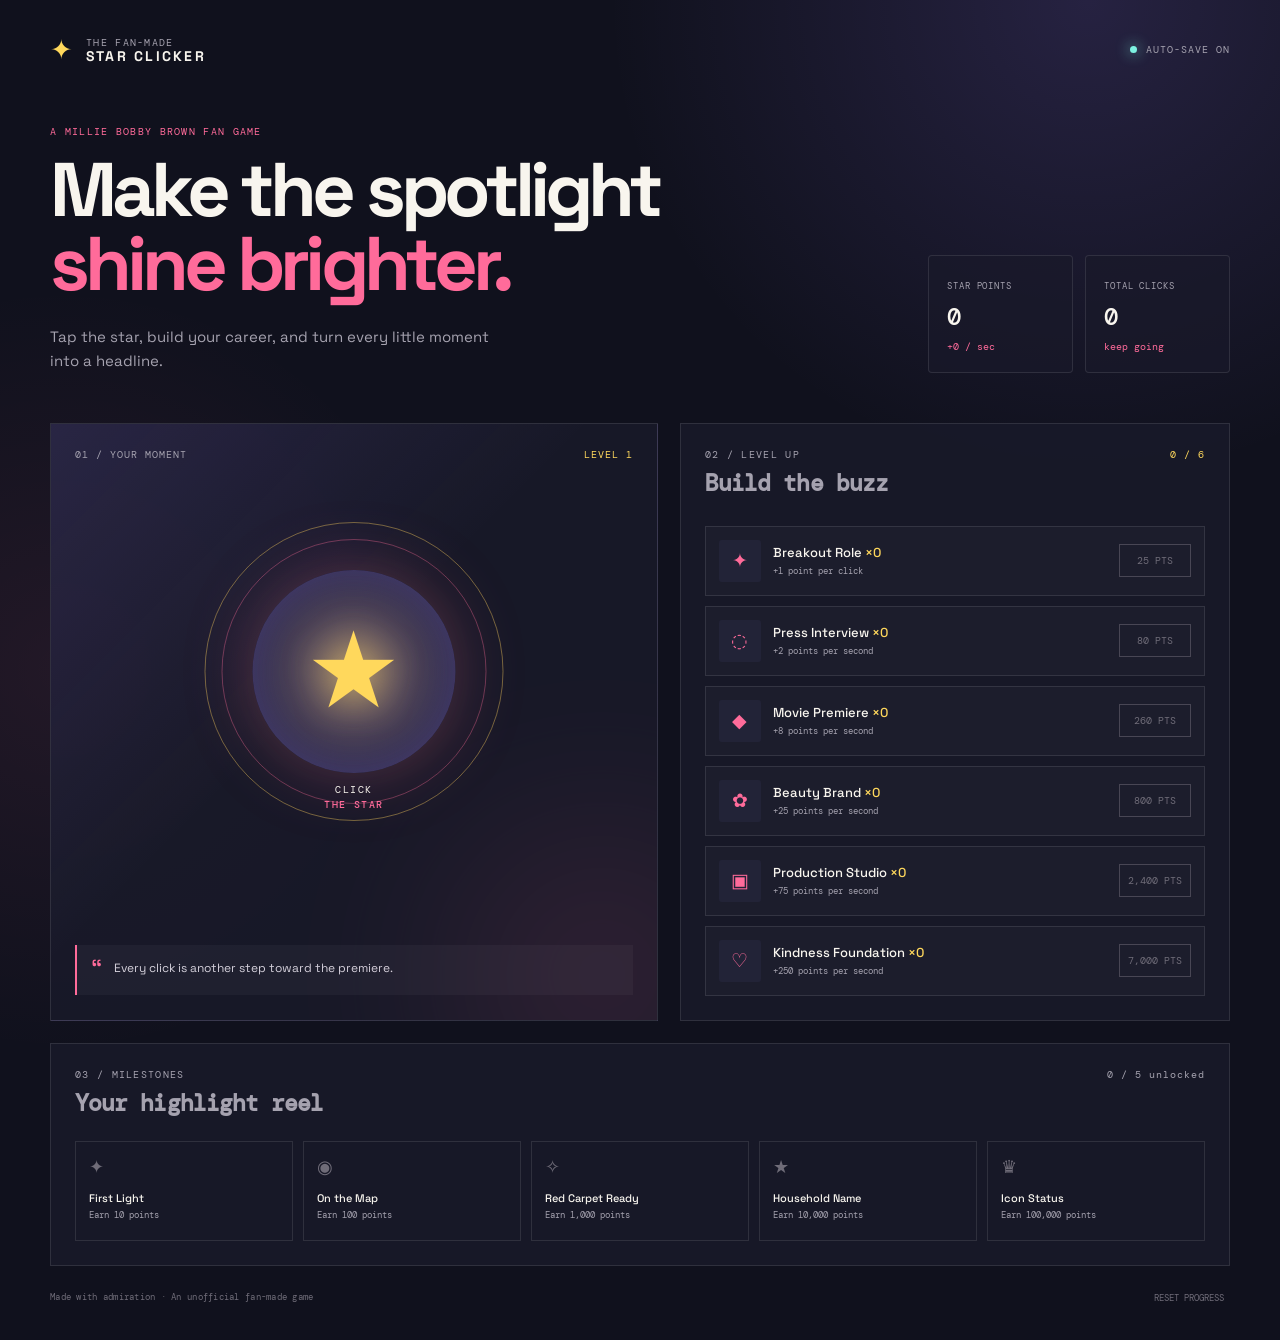
<file: clicker-game/index.html>
<!doctype html>
<html lang="en">
  <head>
    <meta charset="UTF-8" />
    <meta name="viewport" content="width=device-width, initial-scale=1.0" />
    <meta name="theme-color" content="#10111d" />
    <title>Millie Bobby Brown: Star Clicker</title>
    <link rel="preconnect" href="https://fonts.googleapis.com" />
    <link rel="preconnect" href="https://fonts.gstatic.com" crossorigin />
    <link href="https://fonts.googleapis.com/css2?family=DM+Mono:wght@400;500&family=Space+Grotesk:wght@400;500;600;700&display=swap" rel="stylesheet" />
    <link rel="stylesheet" href="styles.css" />
  </head>
  <body>
    <main class="app-shell">
      <header class="topbar">
        <div class="brand">
          <span class="brand-mark">✦</span>
          <div>
            <p class="eyebrow">THE FAN-MADE</p>
            <h1>STAR CLICKER</h1>
          </div>
        </div>
        <div class="save-status" aria-live="polite">
          <span class="status-dot"></span>
          <span id="saveStatus">AUTO-SAVE ON</span>
        </div>
      </header>

      <section class="hero">
        <div class="hero-copy">
          <p class="eyebrow accent">A MILLIE BOBBY BROWN FAN GAME</p>
          <h2>Make the spotlight<br /><em>shine brighter.</em></h2>
          <p class="hero-description">Tap the star, build your career, and turn every little moment into a headline.</p>
        </div>
        <div class="hero-stats">
          <div class="stat-card">
            <span class="stat-label">STAR POINTS</span>
            <strong id="points">0</strong>
            <small id="rate">+0 / sec</small>
          </div>
          <div class="stat-card">
            <span class="stat-label">TOTAL CLICKS</span>
            <strong id="clicks">0</strong>
            <small>keep going</small>
          </div>
        </div>
      </section>

      <section class="game-grid">
        <div class="stage-panel">
          <div class="stage-heading">
            <span>01 / YOUR MOMENT</span>
            <span id="levelLabel">LEVEL 1</span>
          </div>
          <button class="star-button" id="starButton" aria-label="Click to earn star points">
            <span class="button-ring ring-one"></span>
            <span class="button-ring ring-two"></span>
            <span class="star-art" aria-hidden="true">
              <span class="star-glow"></span>
              <span class="star-shape">★</span>
            </span>
            <span class="click-prompt">CLICK<br /><b>THE STAR</b></span>
          </button>
          <div class="quote-card">
            <span class="quote-mark">“</span>
            <p id="quote">Every click is another step toward the premiere.</p>
          </div>
        </div>

        <aside class="upgrades-panel">
          <div class="panel-heading">
            <div>
              <span class="eyebrow">02 / LEVEL UP</span>
              <h3>Build the buzz</h3>
            </div>
            <span class="upgrade-count" id="upgradeCount">0 / 6</span>
          </div>
          <div class="upgrade-list" id="upgradeList"></div>
        </aside>
      </section>

      <section class="milestones">
        <div class="milestone-heading">
          <div>
            <span class="eyebrow">03 / MILESTONES</span>
            <h3>Your highlight reel</h3>
          </div>
          <span id="milestoneProgress">0 / 5 unlocked</span>
        </div>
        <div class="milestone-list" id="milestoneList"></div>
      </section>

      <footer>
        <span>Made with admiration · An unofficial fan-made game</span>
        <button id="resetButton" class="reset-button">RESET PROGRESS</button>
      </footer>
    </main>
    <div class="toast" id="toast" role="status" aria-live="polite"></div>
    <script src="script.js"></script>
  </body>
</html>
</file>
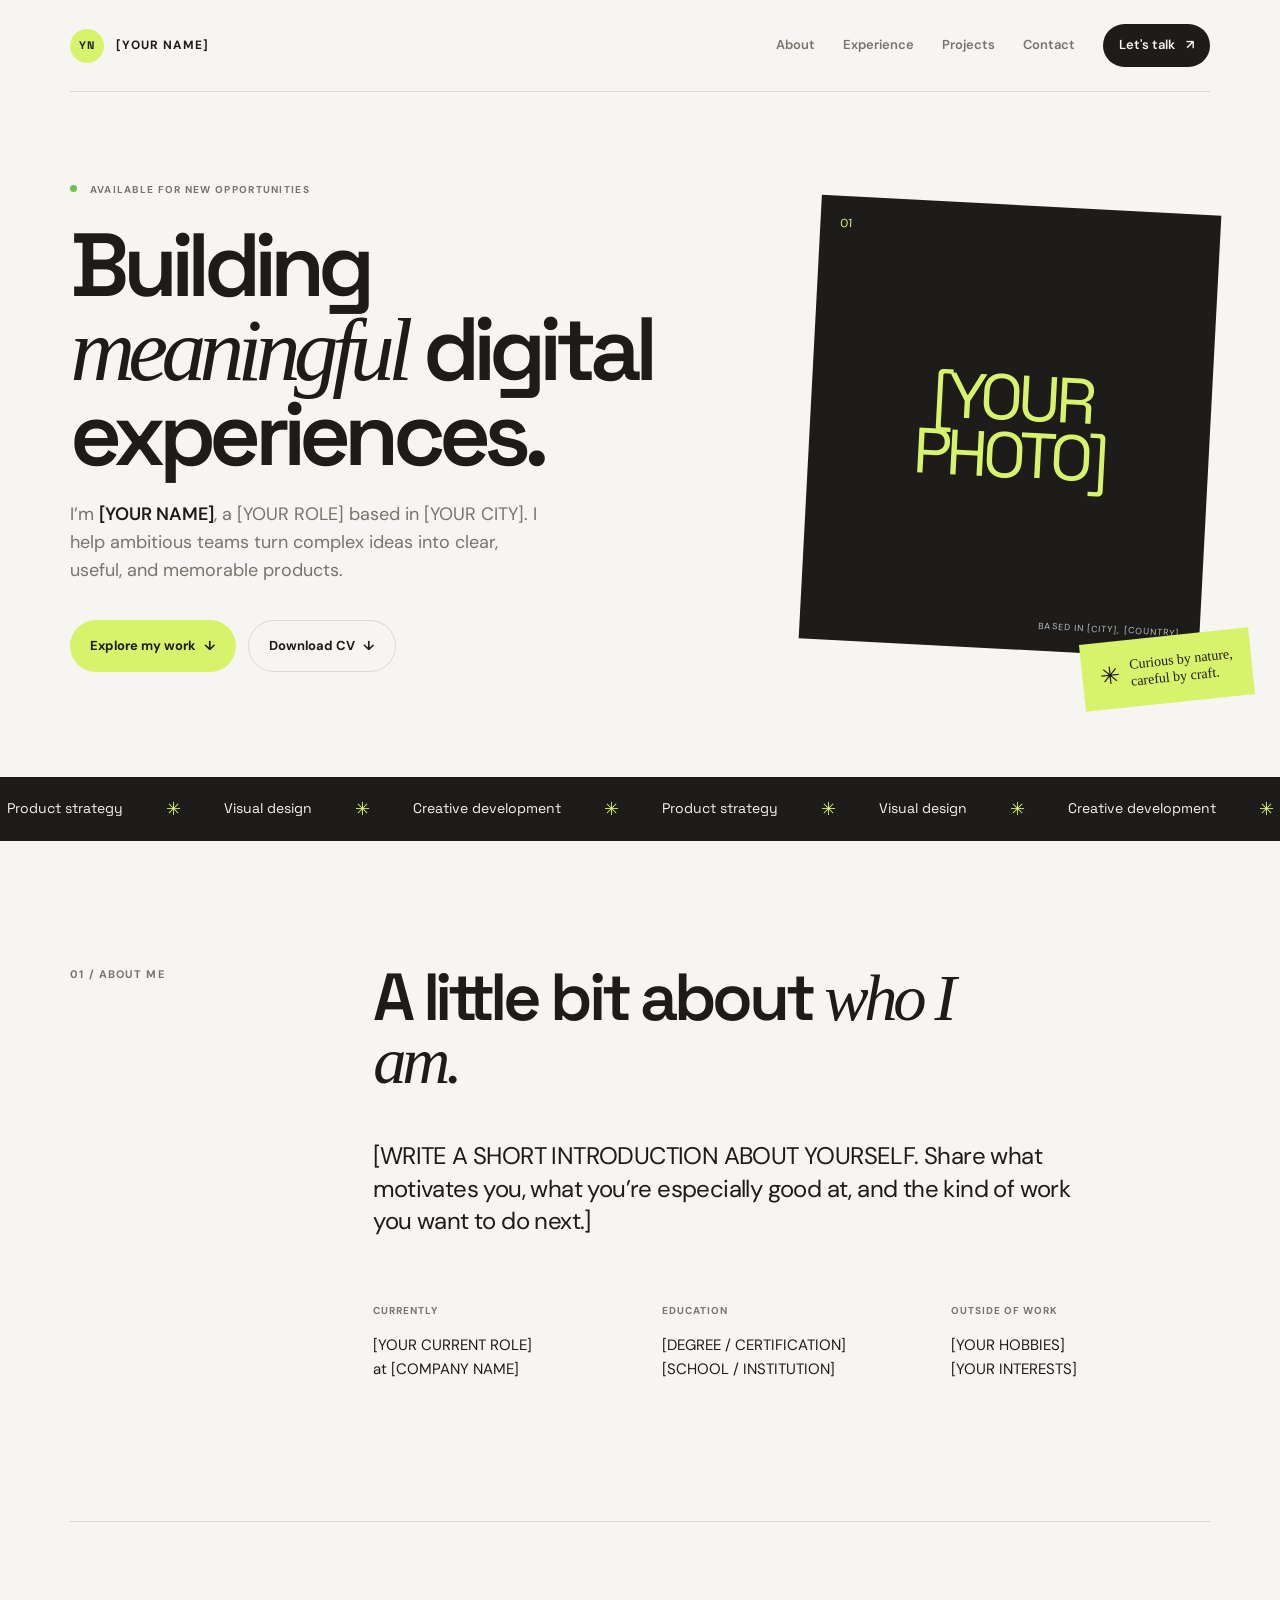
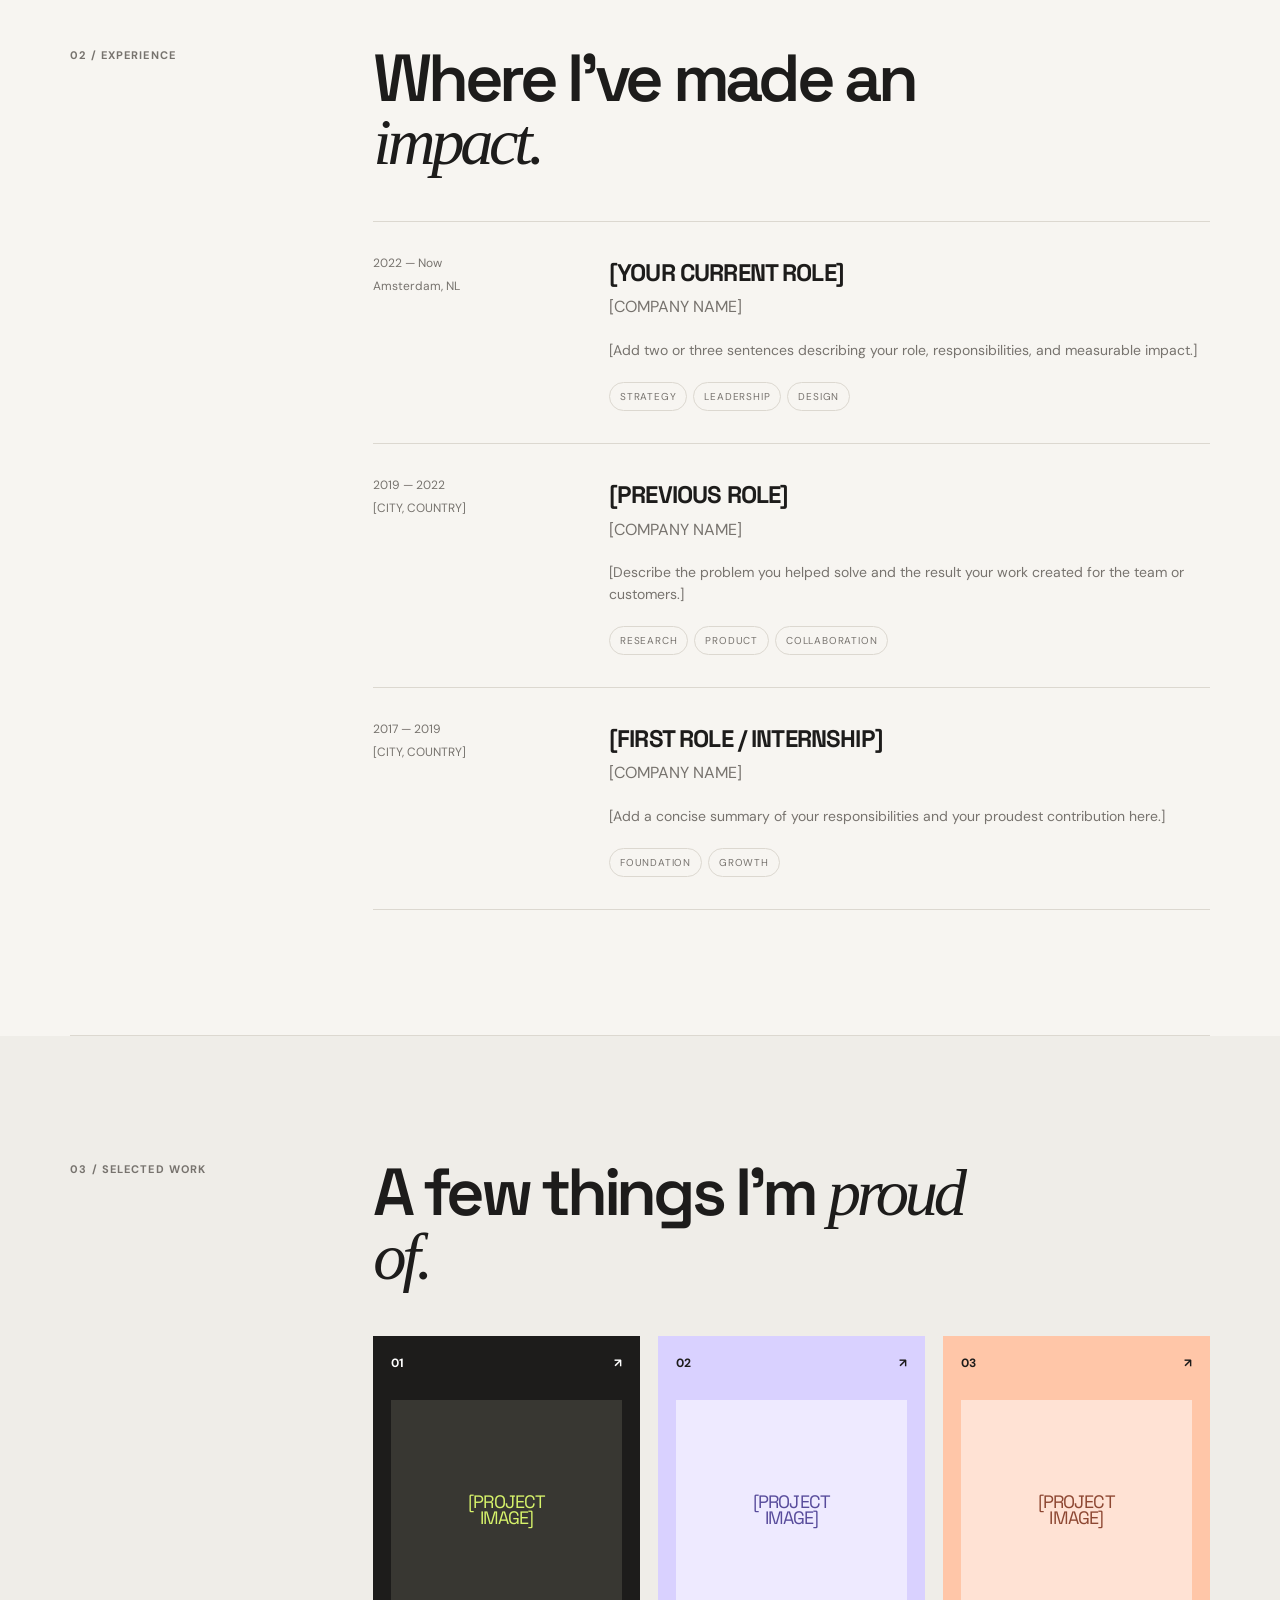
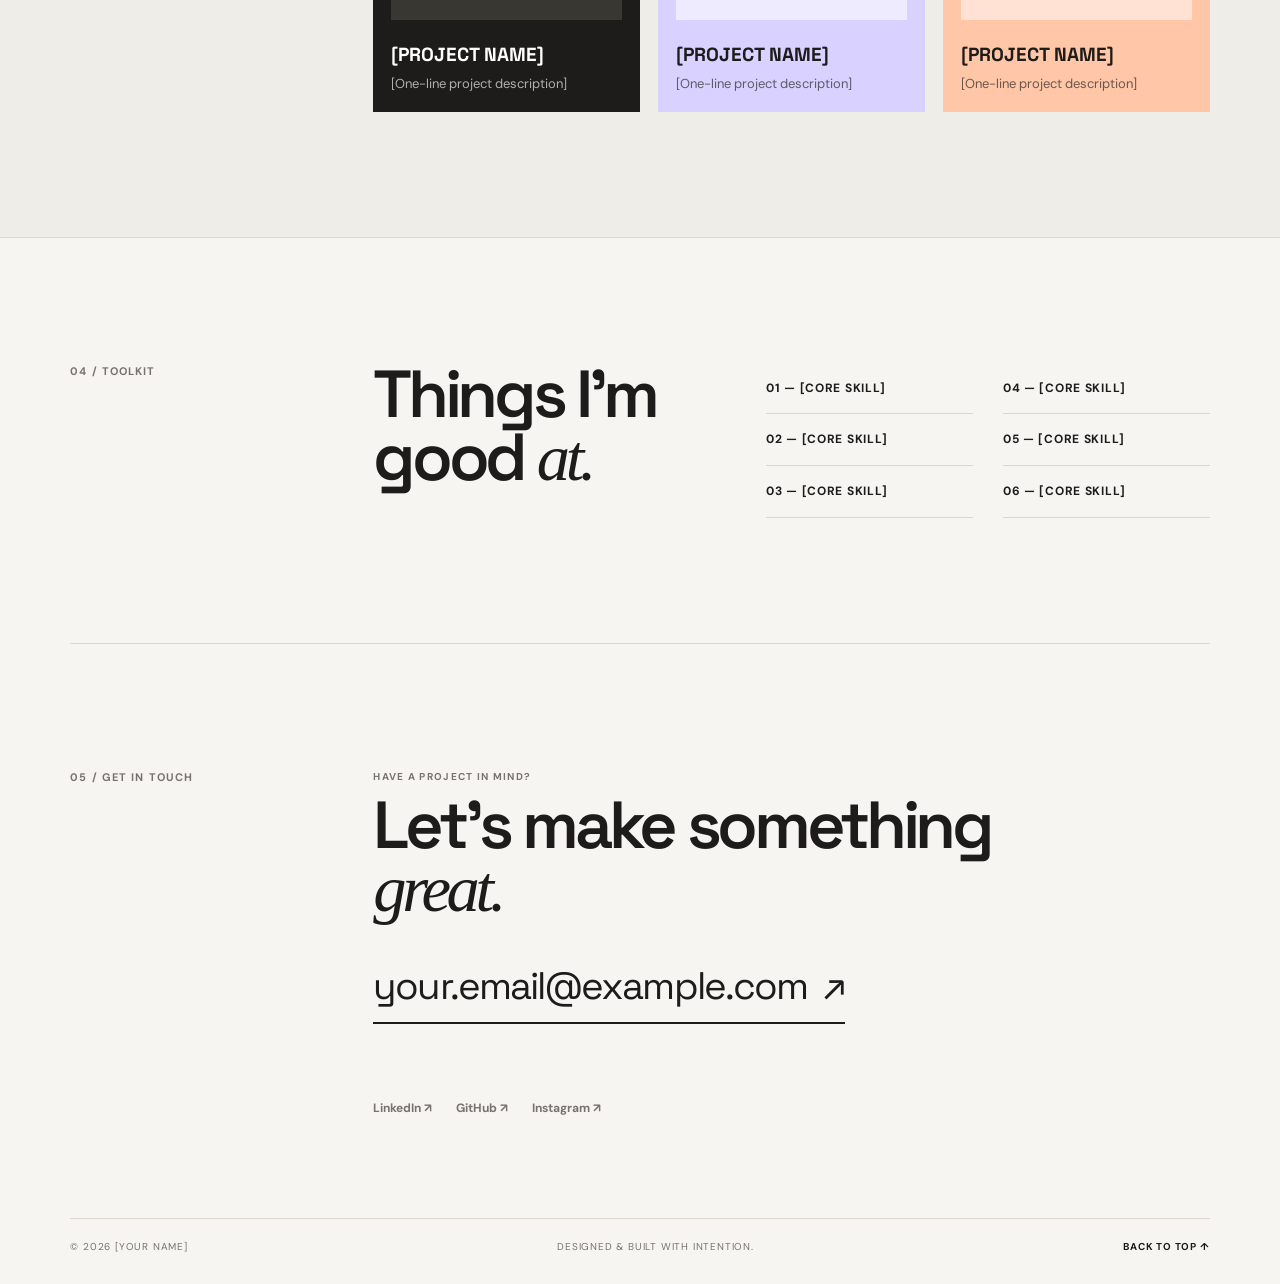
<file: cv/index.html>
<!doctype html>
<html lang="en">
  <head>
    <meta charset="UTF-8" />
    <meta name="viewport" content="width=device-width, initial-scale=1.0" />
    <meta
      name="description"
      content="A polished, editable CV website template for [YOUR NAME]."
    />
    <title>[YOUR NAME] — CV & Portfolio</title>
    <link rel="preconnect" href="https://fonts.googleapis.com" />
    <link rel="preconnect" href="https://fonts.gstatic.com" crossorigin />
    <link
      href="https://fonts.googleapis.com/css2?family=DM+Sans:wght@400;500;600;700&family=Space+Grotesk:wght@500;600;700&display=swap"
      rel="stylesheet"
    />
    <link rel="stylesheet" href="styles.css" />
  </head>
  <body>
    <div class="page-shell">
      <header class="site-header">
        <a class="brand" href="#top" aria-label="Back to top">
          <span class="brand-mark">YN</span>
          <span class="brand-text">[YOUR NAME]</span>
        </a>

        <button class="menu-toggle" type="button" aria-expanded="false" aria-controls="site-nav">
          <span></span>
          <span></span>
          <span></span>
          <span class="sr-only">Toggle navigation</span>
        </button>

        <nav class="site-nav" id="site-nav" aria-label="Main navigation">
          <a href="#about">About</a>
          <a href="#experience">Experience</a>
          <a href="#projects">Projects</a>
          <a href="#contact">Contact</a>
          <a class="nav-cta" href="mailto:your.email@example.com">Let's talk <span>↗</span></a>
        </nav>
      </header>

      <main id="top">
        <section class="hero section-grid">
          <div class="hero-copy">
            <p class="eyebrow"><span class="status-dot"></span> Available for new opportunities</p>
            <h1>Building <em>meaningful</em> digital experiences.</h1>
            <p class="hero-description">
              I’m <strong>[YOUR NAME]</strong>, a [YOUR ROLE] based in [YOUR CITY].
              I help ambitious teams turn complex ideas into clear, useful, and memorable products.
            </p>
            <div class="hero-actions">
              <a class="button button-primary" href="#experience">Explore my work <span>↓</span></a>
              <a class="button button-quiet" href="[LINK_TO_YOUR_CV.pdf]" download>Download CV <span>↓</span></a>
            </div>
          </div>
          <div class="hero-aside">
            <div class="portrait-card">
              <div class="portrait-placeholder">[YOUR<br />PHOTO]</div>
              <span class="portrait-label">Based in [CITY], [COUNTRY]</span>
              <span class="portrait-number">01</span>
            </div>
            <div class="hero-note">
              <span class="scribble">✳</span>
              <p>Curious by nature,<br />careful by craft.</p>
            </div>
          </div>
        </section>

        <section class="ticker" aria-label="Areas of expertise">
          <div class="ticker-track">
            <span>Product strategy</span><i>✳</i><span>Visual design</span><i>✳</i>
            <span>Creative development</span><i>✳</i><span>Product strategy</span><i>✳</i>
            <span>Visual design</span><i>✳</i><span>Creative development</span><i>✳</i>
          </div>
        </section>

        <section class="content-section section-grid" id="about">
          <div class="section-label">01 / About me</div>
          <div class="section-content about-content">
            <h2>A little bit about <em>who I am.</em></h2>
            <p class="lead">
              [WRITE A SHORT INTRODUCTION ABOUT YOURSELF. Share what motivates you,
              what you’re especially good at, and the kind of work you want to do next.]
            </p>
            <div class="about-details">
              <div>
                <span class="detail-label">Currently</span>
                <p>[YOUR CURRENT ROLE]<br />at [COMPANY NAME]</p>
              </div>
              <div>
                <span class="detail-label">Education</span>
                <p>[DEGREE / CERTIFICATION]<br />[SCHOOL / INSTITUTION]</p>
              </div>
              <div>
                <span class="detail-label">Outside of work</span>
                <p>[YOUR HOBBIES]<br />[YOUR INTERESTS]</p>
              </div>
            </div>
          </div>
        </section>

        <section class="content-section section-grid" id="experience">
          <div class="section-label">02 / Experience</div>
          <div class="section-content">
            <h2>Where I’ve made an <em>impact.</em></h2>
            <div class="experience-list">
              <article class="experience-item">
                <div class="experience-meta"><span>2022 — Now</span><span>Amsterdam, NL</span></div>
                <div class="experience-main">
                  <h3>[YOUR CURRENT ROLE]</h3>
                  <p class="company">[COMPANY NAME]</p>
                  <p>[Add two or three sentences describing your role, responsibilities, and measurable impact.]</p>
                  <div class="tag-list"><span>Strategy</span><span>Leadership</span><span>Design</span></div>
                </div>
              </article>
              <article class="experience-item">
                <div class="experience-meta"><span>2019 — 2022</span><span>[CITY, COUNTRY]</span></div>
                <div class="experience-main">
                  <h3>[PREVIOUS ROLE]</h3>
                  <p class="company">[COMPANY NAME]</p>
                  <p>[Describe the problem you helped solve and the result your work created for the team or customers.]</p>
                  <div class="tag-list"><span>Research</span><span>Product</span><span>Collaboration</span></div>
                </div>
              </article>
              <article class="experience-item">
                <div class="experience-meta"><span>2017 — 2019</span><span>[CITY, COUNTRY]</span></div>
                <div class="experience-main">
                  <h3>[FIRST ROLE / INTERNSHIP]</h3>
                  <p class="company">[COMPANY NAME]</p>
                  <p>[Add a concise summary of your responsibilities and your proudest contribution here.]</p>
                  <div class="tag-list"><span>Foundation</span><span>Growth</span></div>
                </div>
              </article>
            </div>
          </div>
        </section>

        <section class="content-section section-grid projects-section" id="projects">
          <div class="section-label">03 / Selected work</div>
          <div class="section-content">
            <h2>A few things I’m <em>proud of.</em></h2>
            <div class="project-grid">
              <a class="project-card project-card-dark" href="[PROJECT_LINK]">
                <div class="project-topline"><span>01</span><span>↗</span></div>
                <div class="project-art art-one"><span>[PROJECT<br />IMAGE]</span></div>
                <div class="project-info"><h3>[PROJECT NAME]</h3><p>[One-line project description]</p></div>
              </a>
              <a class="project-card project-card-lilac" href="[PROJECT_LINK]">
                <div class="project-topline"><span>02</span><span>↗</span></div>
                <div class="project-art art-two"><span>[PROJECT<br />IMAGE]</span></div>
                <div class="project-info"><h3>[PROJECT NAME]</h3><p>[One-line project description]</p></div>
              </a>
              <a class="project-card project-card-peach" href="[PROJECT_LINK]">
                <div class="project-topline"><span>03</span><span>↗</span></div>
                <div class="project-art art-three"><span>[PROJECT<br />IMAGE]</span></div>
                <div class="project-info"><h3>[PROJECT NAME]</h3><p>[One-line project description]</p></div>
              </a>
            </div>
          </div>
        </section>

        <section class="skills-section section-grid">
          <div class="section-label">04 / Toolkit</div>
          <div class="section-content skills-layout">
            <h2>Things I’m good <em>at.</em></h2>
            <div class="skills-columns">
              <ul><li>01 — [CORE SKILL]</li><li>02 — [CORE SKILL]</li><li>03 — [CORE SKILL]</li></ul>
              <ul><li>04 — [CORE SKILL]</li><li>05 — [CORE SKILL]</li><li>06 — [CORE SKILL]</li></ul>
            </div>
          </div>
        </section>

        <section class="contact-section section-grid" id="contact">
          <div class="section-label">05 / Get in touch</div>
          <div class="section-content contact-content">
            <p class="eyebrow">Have a project in mind?</p>
            <h2>Let’s make something <em>great.</em></h2>
            <a class="email-link" href="mailto:your.email@example.com">your.email@example.com <span>↗</span></a>
            <div class="social-links">
              <a href="[LINKEDIN_URL]">LinkedIn ↗</a>
              <a href="[GITHUB_URL]">GitHub ↗</a>
              <a href="[INSTAGRAM_URL]">Instagram ↗</a>
            </div>
          </div>
        </section>
      </main>

      <footer class="site-footer">
        <span>© <span id="year"></span> [YOUR NAME]</span>
        <span>Designed & built with intention.</span>
        <a href="#top">Back to top ↑</a>
      </footer>
    </div>
    <script src="script.js"></script>
  </body>
</html>
</file>
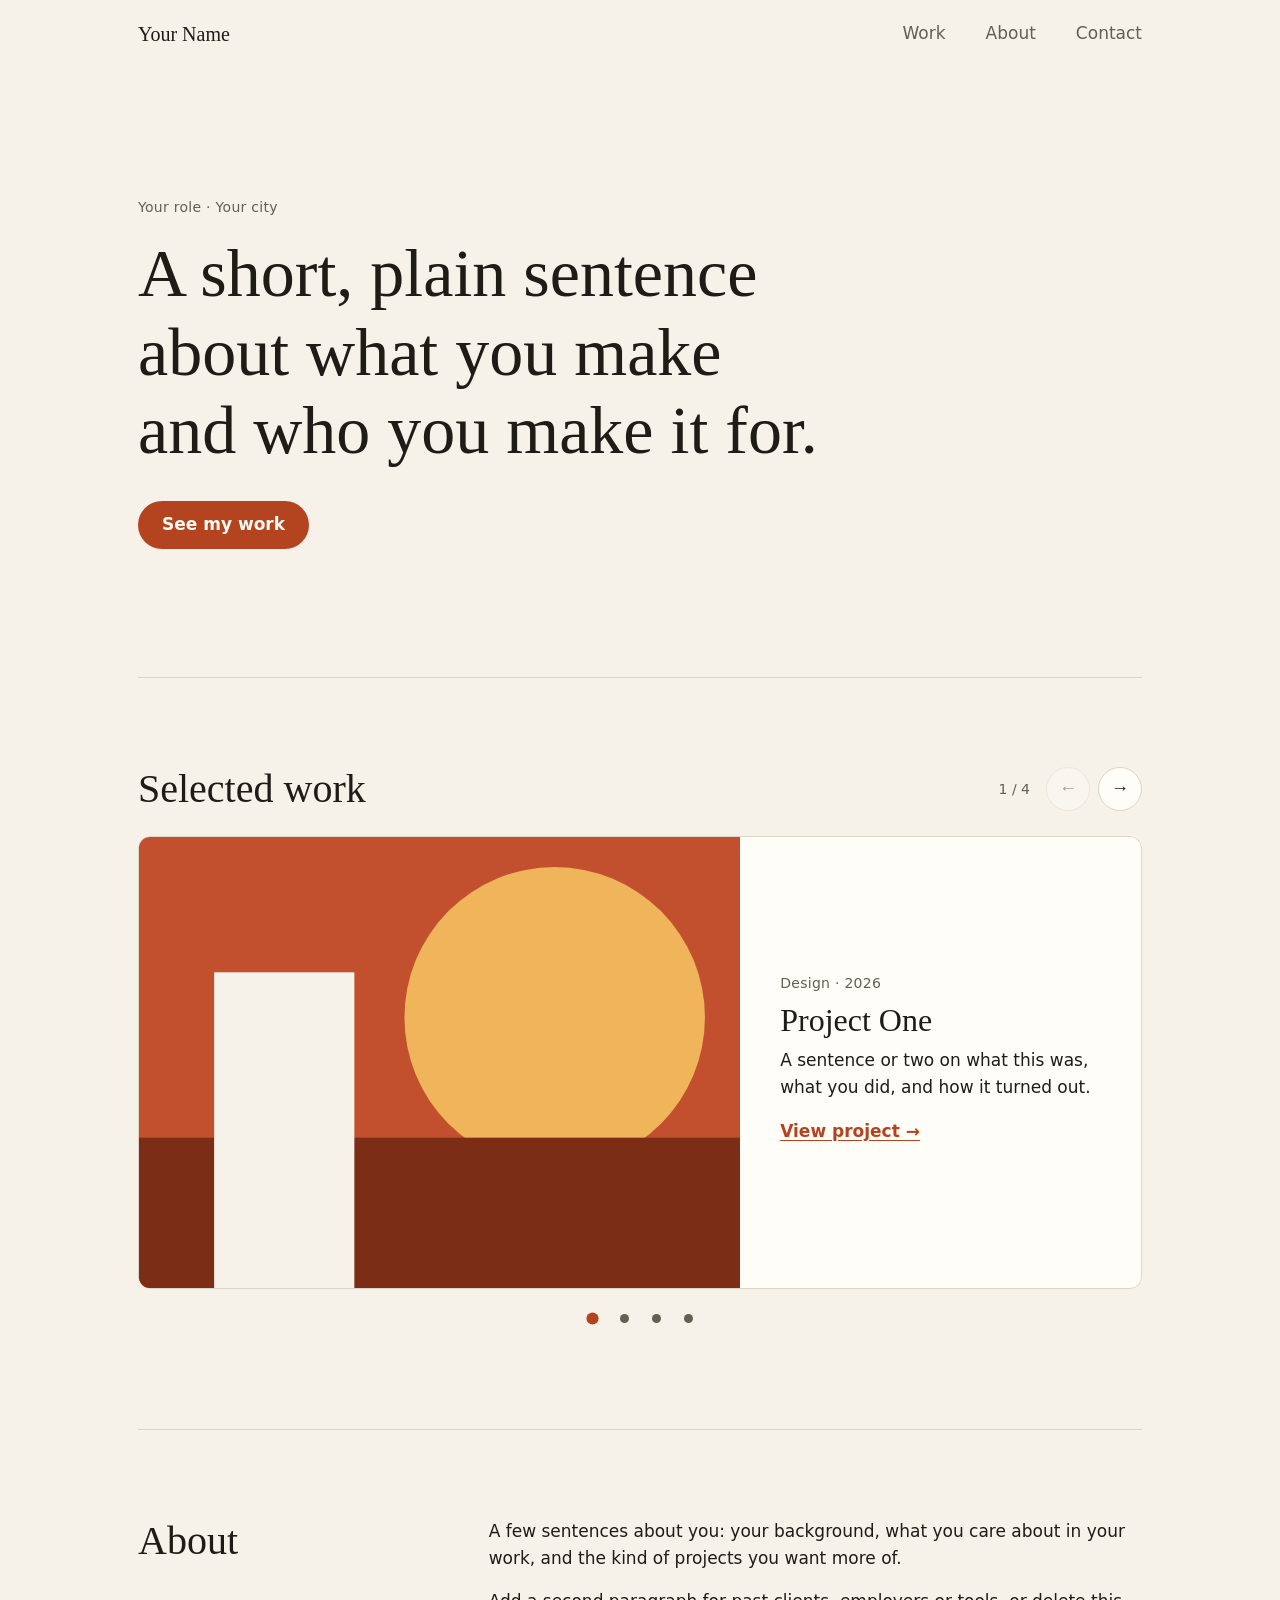
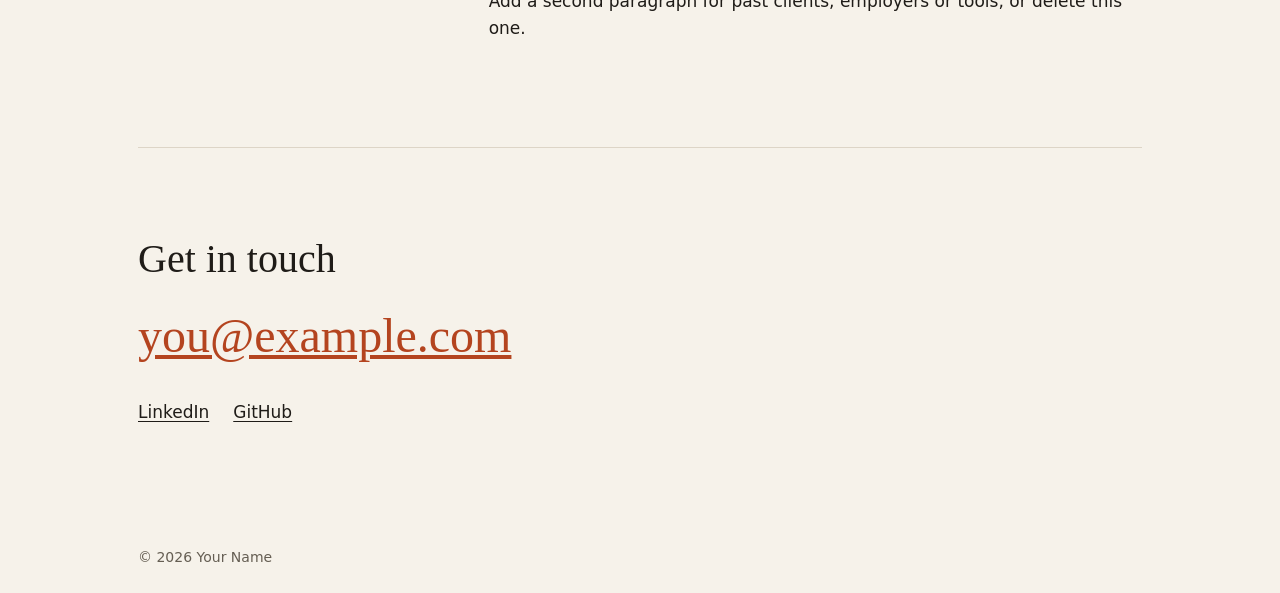
<file: cv2/index.html>
<!doctype html>
<html lang="en">
<head>
  <meta charset="utf-8">
  <meta name="viewport" content="width=device-width, initial-scale=1">
  <title>Your Name — Portfolio</title>
  <meta name="description" content="Portfolio of Your Name: selected projects, background and contact details.">
  <link rel="stylesheet" href="styles.css">
  <script src="script.js" defer></script>
</head>
<body>
  <header class="site-header">
    <a class="brand" href="#top">Your Name</a>
    <nav aria-label="Main">
      <a href="#work">Work</a>
      <a href="#about">About</a>
      <a href="#contact">Contact</a>
    </nav>
  </header>

  <main id="top">
    <section class="hero">
      <p class="eyebrow">Your role · Your city</p>
      <h1>A short, plain sentence about what you make and who you make it for.</h1>
      <a class="button" href="#work">See my work</a>
    </section>

    <section id="work" class="section">
      <div class="section-head">
        <h2>Selected work</h2>
        <div class="slider-controls">
          <span class="slider-count" aria-live="polite"></span>
          <button class="slider-arrow" type="button" data-dir="-1" aria-label="Previous project">&larr;</button>
          <button class="slider-arrow" type="button" data-dir="1" aria-label="Next project">&rarr;</button>
        </div>
      </div>

      <!-- To add a project, copy one <article class="slide"> block. The dots and counter update on their own. -->
      <div class="slider" role="region" aria-roledescription="carousel" aria-label="Projects">
        <div class="slider-track" tabindex="0">
          <article class="slide">
            <img src="images/project-1.svg" alt="Placeholder image for Project One" width="1200" height="900">
            <div class="slide-body">
              <p class="slide-meta">Design · 2026</p>
              <h3>Project One</h3>
              <p>A sentence or two on what this was, what you did, and how it turned out.</p>
              <a href="#">View project &rarr;</a>
            </div>
          </article>

          <article class="slide">
            <img src="images/project-2.svg" alt="Placeholder image for Project Two" loading="lazy" width="1200" height="900">
            <div class="slide-body">
              <p class="slide-meta">Development · 2025</p>
              <h3>Project Two</h3>
              <p>A sentence or two on what this was, what you did, and how it turned out.</p>
              <a href="#">View project &rarr;</a>
            </div>
          </article>

          <article class="slide">
            <img src="images/project-3.svg" alt="Placeholder image for Project Three" loading="lazy" width="1200" height="900">
            <div class="slide-body">
              <p class="slide-meta">Branding · 2025</p>
              <h3>Project Three</h3>
              <p>A sentence or two on what this was, what you did, and how it turned out.</p>
              <a href="#">View project &rarr;</a>
            </div>
          </article>

          <article class="slide">
            <img src="images/project-4.svg" alt="Placeholder image for Project Four" loading="lazy" width="1200" height="900">
            <div class="slide-body">
              <p class="slide-meta">Research · 2024</p>
              <h3>Project Four</h3>
              <p>A sentence or two on what this was, what you did, and how it turned out.</p>
              <a href="#">View project &rarr;</a>
            </div>
          </article>
        </div>
        <div class="slider-dots"></div>
      </div>
    </section>

    <section id="about" class="section about">
      <h2>About</h2>
      <div>
        <p>A few sentences about you: your background, what you care about in your work, and the kind of projects you want more of.</p>
        <p>Add a second paragraph for past clients, employers or tools, or delete this one.</p>
      </div>
    </section>

    <section id="contact" class="section contact">
      <h2>Get in touch</h2>
      <a class="contact-email" href="mailto:you@example.com">you@example.com</a>
      <ul class="contact-links">
        <li><a href="#">LinkedIn</a></li>
        <li><a href="#">GitHub</a></li>
      </ul>
    </section>
  </main>

  <footer class="site-footer">
    <p>&copy; 2026 Your Name</p>
  </footer>
</body>
</html>
</file>
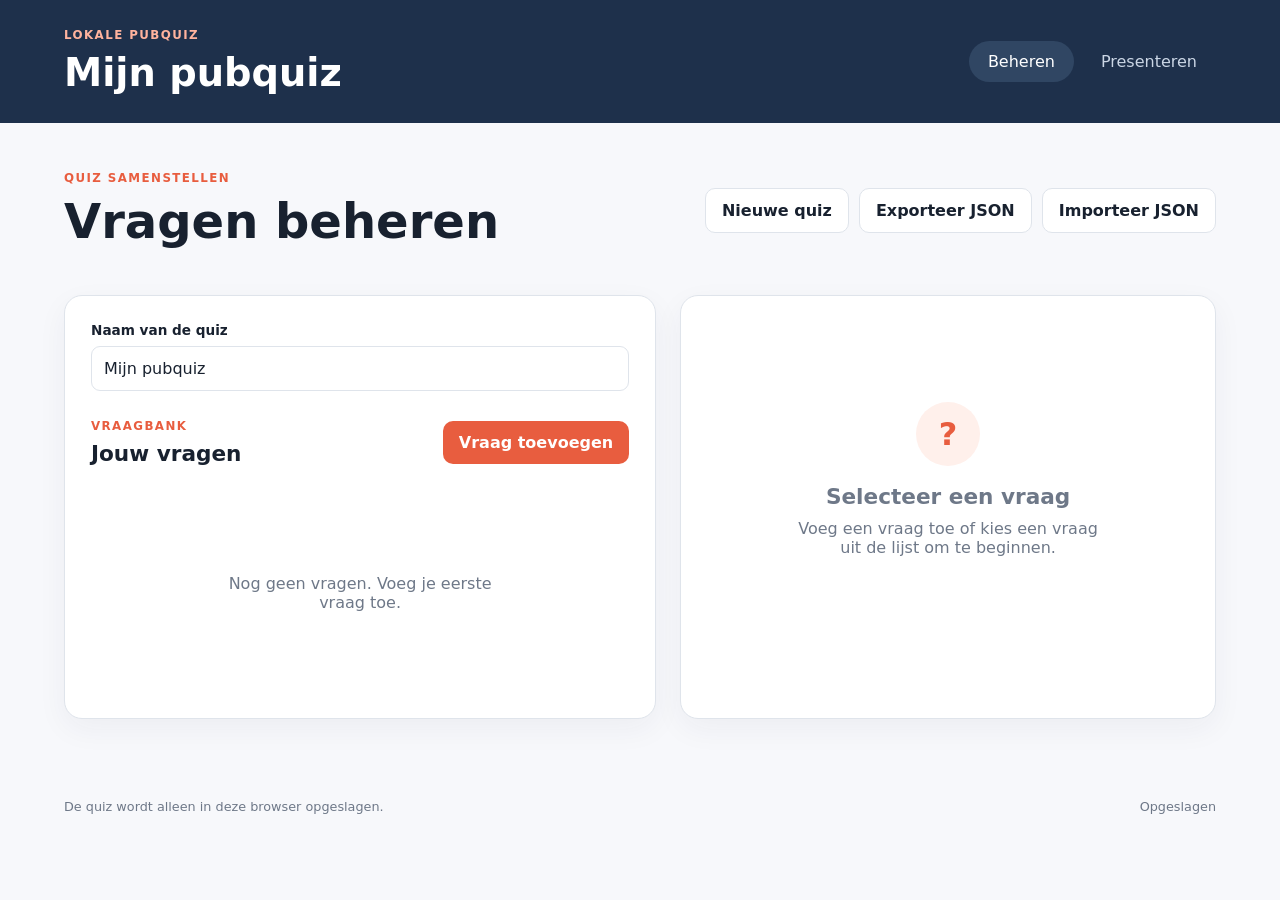
<file: pub-quiz/index.html>
<!doctype html>
<html lang="nl">
<head>
  <meta charset="utf-8">
  <meta name="viewport" content="width=device-width, initial-scale=1">
  <title>Statische pubquiz</title>
  <link rel="stylesheet" href="styles.css">
</head>
<body>
  <header class="site-header">
    <div>
      <p class="eyebrow">Lokale pubquiz</p>
      <h1 id="app-title">Mijn pubquiz</h1>
    </div>
    <nav class="tabs" aria-label="Hoofdmenu">
      <button class="tab is-active" data-view="editor">Beheren</button>
      <button class="tab" data-view="presentation">Presenteren</button>
    </nav>
  </header>

  <main>
    <section id="editor-view" class="view is-active">
      <div class="page-heading">
        <div>
          <p class="eyebrow">Quiz samenstellen</p>
          <h2>Vragen beheren</h2>
        </div>
        <div class="toolbar">
          <button id="new-quiz-button" class="button secondary">Nieuwe quiz</button>
          <button id="export-button" class="button secondary">Exporteer JSON</button>
          <label class="button secondary file-button">
            Importeer JSON
            <input id="import-input" type="file" accept="application/json,.json">
          </label>
        </div>
      </div>

      <div id="editor-message" class="message" role="status" aria-live="polite"></div>

      <div class="editor-layout">
        <section class="panel">
          <label for="quiz-title">Naam van de quiz</label>
          <input id="quiz-title" type="text" placeholder="Bijvoorbeeld: Vrijdagavondquiz">
          <div class="panel-heading">
            <div>
              <p class="eyebrow">Vraagbank</p>
              <h3>Jouw vragen</h3>
            </div>
            <button id="add-question-button" class="button primary">Vraag toevoegen</button>
          </div>
          <div id="question-list" class="question-list"></div>
        </section>

        <section class="panel question-editor-panel">
          <div id="empty-editor" class="empty-state">
            <span class="empty-icon">?</span>
            <h3>Selecteer een vraag</h3>
            <p>Voeg een vraag toe of kies een vraag uit de lijst om te beginnen.</p>
          </div>
          <form id="question-form" hidden>
            <div class="panel-heading">
              <div>
                <p class="eyebrow">Vraag bewerken</p>
                <h3 id="question-editor-title">Vraag 1</h3>
              </div>
              <button id="delete-question-button" type="button" class="button danger">Verwijderen</button>
            </div>
            <label for="question-type">Vraagtype</label>
            <select id="question-type"></select>
            <div id="type-fields"></div>
            <button class="button primary" type="submit">Vraag opslaan</button>
          </form>
        </section>
      </div>
    </section>

    <section id="presentation-view" class="view">
      <div class="presentation-shell">
        <div class="presentation-topline">
          <span id="presentation-quiz-title">Mijn pubquiz</span>
          <span id="question-counter">0 / 0</span>
        </div>
        <div id="presentation-content" class="presentation-content"></div>
        <div class="presentation-actions">
          <button id="previous-button" class="button secondary">Vorige</button>
          <button id="reveal-button" class="button primary">Toon antwoord</button>
          <button id="next-button" class="button secondary">Volgende</button>
        </div>
      </div>
    </section>
  </main>

  <footer>
    <span>De quiz wordt alleen in deze browser opgeslagen.</span>
    <span id="save-status">Opgeslagen</span>
  </footer>

  <script src="app.js"></script>
</body>
</html>
</file>
<file: clicker-game/styles.css>
:root {
  color-scheme: dark;
  --ink: #f8f5ee;
  --muted: #a5a2af;
  --bg: #10111d;
  --panel: #191a2a;
  --panel-light: #222337;
  --line: rgba(255, 255, 255, 0.1);
  --pink: #ff6b9a;
  --purple: #997aff;
  --yellow: #ffd85c;
  --cyan: #7df2e1;
}

* { box-sizing: border-box; }

body {
  margin: 0;
  min-width: 320px;
  background: var(--bg);
  color: var(--ink);
  font-family: "Space Grotesk", sans-serif;
  background-image: radial-gradient(circle at 85% 0%, rgba(153, 122, 255, .16), transparent 30rem),
    radial-gradient(circle at 5% 50%, rgba(255, 107, 154, .08), transparent 24rem);
}

button { font: inherit; }
.app-shell { width: min(1180px, calc(100% - 40px)); margin: 0 auto; }
.topbar { display: flex; justify-content: space-between; align-items: center; padding: 32px 0 58px; }
.brand { display: flex; gap: 13px; align-items: center; }
.brand-mark { color: var(--yellow); font-size: 27px; }
h1, h2, h3, p { margin: 0; }
h1 { font-size: 14px; letter-spacing: .16em; line-height: 1; }
.eyebrow { display: block; color: var(--muted); font-family: "DM Mono", monospace; font-size: 10px; letter-spacing: .13em; }
.accent { color: var(--pink); }
.save-status { display: flex; align-items: center; gap: 9px; color: var(--muted); font-family: "DM Mono", monospace; font-size: 10px; letter-spacing: .1em; }
.status-dot { width: 7px; height: 7px; border-radius: 50%; background: var(--cyan); box-shadow: 0 0 14px var(--cyan); }
.hero { display: flex; justify-content: space-between; gap: 40px; align-items: end; margin-bottom: 50px; }
.hero h2 { margin-top: 15px; font-size: clamp(42px, 6vw, 76px); line-height: .98; letter-spacing: -.065em; }
.hero h2 em { color: var(--pink); font-style: normal; }
.hero-description { max-width: 440px; margin-top: 23px; color: var(--muted); font-size: 15px; line-height: 1.6; }
.hero-stats { display: flex; gap: 12px; }
.stat-card { min-width: 145px; padding: 17px 18px; border: 1px solid var(--line); border-radius: 4px; background: rgba(25, 26, 42, .72); }
.stat-label { color: var(--muted); font-family: "DM Mono", monospace; font-size: 9px; letter-spacing: .1em; }
.stat-card strong { display: block; margin: 7px 0 2px; font-family: "DM Mono", monospace; font-size: 24px; font-weight: 500; }
.stat-card small { color: var(--pink); font-family: "DM Mono", monospace; font-size: 10px; }
.game-grid { display: grid; grid-template-columns: 1.05fr .95fr; gap: 22px; }
.stage-panel, .upgrades-panel, .milestones { border: 1px solid var(--line); background: rgba(25, 26, 42, .82); }
.stage-panel { position: relative; min-height: 535px; overflow: hidden; padding: 24px; background-image: linear-gradient(135deg, rgba(153, 122, 255, .13), transparent 45%); }
.stage-panel::after { position: absolute; right: -90px; bottom: -100px; width: 290px; height: 290px; border-radius: 50%; background: var(--pink); content: ""; filter: blur(100px); opacity: .12; pointer-events: none; }
.stage-heading, .panel-heading, .milestone-heading { display: flex; justify-content: space-between; align-items: start; color: var(--muted); font-family: "DM Mono", monospace; font-size: 10px; letter-spacing: .1em; }
.stage-heading span:last-child { color: var(--yellow); }
.star-button { position: absolute; top: 85px; left: 50%; width: 325px; height: 325px; border: 0; border-radius: 50%; background: transparent; color: var(--ink); cursor: pointer; transform: translateX(-50%); transition: transform .12s ease; }
.star-button:hover { transform: translateX(-50%) scale(1.025); }
.star-button:active { transform: translateX(-50%) scale(.95); }
.button-ring { position: absolute; inset: 13px; border: 1px solid rgba(255, 216, 92, .4); border-radius: 50%; animation: spin 15s linear infinite; }
.ring-two { inset: 30px; border-color: rgba(255, 107, 154, .36); animation-direction: reverse; animation-duration: 22s; }
.star-art { position: absolute; inset: 61px; display: grid; place-items: center; border-radius: 50%; background: radial-gradient(circle, #524474, #292742 68%, #1e1d31); box-shadow: 0 0 70px rgba(255, 107, 154, .25), inset 0 0 45px rgba(153, 122, 255, .32); }
.star-shape { position: relative; z-index: 1; color: var(--yellow); font-size: 106px; line-height: 1; filter: drop-shadow(0 0 17px rgba(255, 216, 92, .52)); }
.star-glow { position: absolute; width: 90px; height: 90px; border-radius: 50%; background: var(--yellow); filter: blur(38px); opacity: .5; }
.click-prompt { position: absolute; z-index: 2; bottom: 22px; left: 0; width: 100%; font-family: "DM Mono", monospace; font-size: 10px; letter-spacing: .14em; line-height: 1.5; }
.click-prompt b { color: var(--pink); font-weight: 500; }
.quote-card { position: absolute; right: 24px; bottom: 25px; left: 24px; display: flex; gap: 12px; align-items: start; padding: 14px; border-left: 2px solid var(--pink); background: rgba(255,255,255,.035); }
.quote-mark { color: var(--pink); font-size: 27px; line-height: .8; }
.quote-card p { color: #d4d0db; font-size: 12px; line-height: 1.5; }
.upgrades-panel { padding: 24px; }
.panel-heading h3, .milestone-heading h3 { margin-top: 7px; font-size: 23px; letter-spacing: -.04em; }
.upgrade-count { color: var(--yellow); }
.upgrade-list { display: grid; gap: 10px; margin-top: 28px; }
.upgrade { display: grid; grid-template-columns: 42px 1fr auto; gap: 12px; align-items: center; padding: 13px; border: 1px solid var(--line); background: rgba(255,255,255,.025); }
.upgrade-icon { display: grid; place-items: center; width: 42px; height: 42px; border-radius: 3px; background: var(--panel-light); color: var(--pink); font-size: 19px; }
.upgrade h4 { margin: 0 0 4px; font-size: 13px; font-weight: 500; }
.upgrade p { color: var(--muted); font-family: "DM Mono", monospace; font-size: 9px; }
.buy-button { min-width: 72px; padding: 9px 8px; border: 1px solid var(--pink); background: transparent; color: var(--pink); cursor: pointer; font-family: "DM Mono", monospace; font-size: 10px; }
.buy-button:hover:not(:disabled) { background: var(--pink); color: var(--bg); }
.buy-button:disabled { border-color: #484654; color: #6f6c78; cursor: not-allowed; }
.milestones { margin-top: 22px; padding: 24px; }
.milestone-list { display: grid; grid-template-columns: repeat(5, 1fr); gap: 10px; margin-top: 23px; }
.milestone { min-height: 100px; padding: 13px; border: 1px solid var(--line); color: #6f6c78; }
.milestone.unlocked { border-color: rgba(125, 242, 225, .6); background: rgba(125, 242, 225, .06); color: var(--cyan); }
.milestone-icon { display: block; margin-bottom: 13px; font-size: 18px; }
.milestone strong { display: block; color: var(--ink); font-size: 11px; font-weight: 500; line-height: 1.3; }
.milestone small { display: block; margin-top: 5px; color: var(--muted); font-family: "DM Mono", monospace; font-size: 9px; line-height: 1.3; }
footer { display: flex; justify-content: space-between; padding: 25px 0 35px; color: #6f6c78; font-family: "DM Mono", monospace; font-size: 9px; letter-spacing: .03em; }
.reset-button { border: 0; background: transparent; color: #6f6c78; cursor: pointer; font-family: inherit; font-size: inherit; }
.reset-button:hover { color: var(--pink); }
.toast { position: fixed; right: 22px; bottom: 22px; padding: 13px 16px; border: 1px solid var(--cyan); background: var(--panel); color: var(--cyan); font-family: "DM Mono", monospace; font-size: 11px; opacity: 0; transform: translateY(12px); transition: .25s ease; pointer-events: none; }
.toast.show { opacity: 1; transform: translateY(0); }
.float-point { position: absolute; z-index: 5; color: var(--yellow); font-family: "DM Mono", monospace; font-size: 14px; pointer-events: none; animation: floatUp .75s ease-out forwards; }
@keyframes spin { to { transform: rotate(360deg); } }
@keyframes floatUp { 0% { opacity: 1; transform: translate(-50%, 0); } 100% { opacity: 0; transform: translate(-50%, -68px); } }
@media (max-width: 800px) {
  .app-shell { width: min(100% - 28px, 600px); }
  .topbar { padding: 24px 0 42px; }
  .hero { display: block; margin-bottom: 35px; }
  .hero-stats { margin-top: 28px; }
  .stat-card { flex: 1; min-width: 0; }
  .game-grid { grid-template-columns: 1fr; }
  .stage-panel { min-height: 500px; }
  .milestone-list { grid-template-columns: repeat(2, 1fr); }
  footer { gap: 20px; flex-direction: column; }
}
@media (max-width: 420px) {
  .star-button { top: 90px; width: 290px; height: 290px; }
  .star-art { inset: 56px; }
  .star-shape { font-size: 90px; }
  .stage-panel { min-height: 475px; padding: 18px; }
  .quote-card { right: 18px; bottom: 18px; left: 18px; }
}
</file>
<file: cv/styles.css>
:root {
  --ink: #1d1c1b;
  --muted: #77736e;
  --paper: #f7f5f1;
  --line: #dcd8d0;
  --lime: #d7f36b;
  --lilac: #d9d1ff;
  --peach: #ffc6a8;
  --serif: Georgia, "Times New Roman", serif;
}

* { box-sizing: border-box; }
html { scroll-behavior: smooth; }
body {
  margin: 0;
  color: var(--ink);
  background: var(--paper);
  font-family: "DM Sans", sans-serif;
  font-size: 16px;
  line-height: 1.55;
}
a { color: inherit; text-decoration: none; }
.page-shell { max-width: 1440px; margin: 0 auto; padding: 0 5.5vw; overflow: hidden; }
.site-header { height: 92px; display: flex; align-items: center; justify-content: space-between; border-bottom: 1px solid var(--line); }
.brand { display: inline-flex; align-items: center; gap: 12px; font-size: 12px; font-weight: 700; letter-spacing: .09em; }
.brand-mark { display: grid; place-items: center; width: 34px; height: 34px; border-radius: 50%; color: var(--ink); background: var(--lime); font-family: "Space Grotesk", sans-serif; font-size: 11px; }
.site-nav { display: flex; align-items: center; gap: 28px; font-size: 13px; font-weight: 600; }
.site-nav > a:not(.nav-cta) { color: var(--muted); transition: color .2s ease; }
.site-nav > a:not(.nav-cta):hover { color: var(--ink); }
.nav-cta { padding: 11px 16px; color: var(--paper); background: var(--ink); border-radius: 30px; }
.nav-cta span, .button span, .email-link span { margin-left: 8px; }
.menu-toggle { display: none; border: 0; background: none; cursor: pointer; }
.menu-toggle span:not(.sr-only) { display: block; width: 24px; height: 2px; margin: 5px; background: var(--ink); }
.sr-only { position: absolute; width: 1px; height: 1px; padding: 0; margin: -1px; overflow: hidden; clip: rect(0,0,0,0); white-space: nowrap; border: 0; }
.section-grid { display: grid; grid-template-columns: minmax(145px, 1fr) minmax(0, 3.5fr); gap: 5vw; }
.hero { min-height: 650px; align-items: center; padding: 90px 0 105px; grid-template-columns: 1.35fr 1fr; }
.hero-copy { grid-column: 1; }
.eyebrow { color: var(--muted); text-transform: uppercase; letter-spacing: .13em; font-size: 10px; font-weight: 700; }
.status-dot { display: inline-block; width: 7px; height: 7px; margin: 0 9px 1px 0; border-radius: 50%; background: #6cc44c; }
h1, h2, h3, p { margin-top: 0; }
h1, h2, h3 { font-family: "Space Grotesk", sans-serif; }
h1 { max-width: 690px; margin: 25px 0; font-size: clamp(3.5rem, 7vw, 7.5rem); line-height: .94; letter-spacing: -.075em; font-weight: 600; }
em { font-family: var(--serif); font-weight: 400; }
.hero-description { max-width: 480px; color: var(--muted); font-size: 18px; }
.hero-description strong { color: var(--ink); font-weight: 600; }
.hero-actions { display: flex; gap: 12px; margin-top: 35px; }
.button { display: inline-flex; align-items: center; padding: 15px 20px; border-radius: 28px; font-size: 13px; font-weight: 700; transition: transform .2s ease, background .2s ease; }
.button:hover { transform: translateY(-2px); }
.button-primary { color: var(--ink); background: var(--lime); }
.button-quiet { border: 1px solid var(--line); }
.hero-aside { position: relative; justify-self: end; width: min(100%, 400px); }
.portrait-card { position: relative; display: grid; place-items: center; aspect-ratio: .9; overflow: hidden; background: var(--ink); transform: rotate(3deg); }
.portrait-placeholder { color: var(--lime); font-family: "Space Grotesk", sans-serif; font-size: clamp(2rem, 5vw, 4.2rem); line-height: .9; text-align: center; letter-spacing: -.08em; }
.portrait-label { position: absolute; right: 20px; bottom: 18px; color: #fff; opacity: .7; text-transform: uppercase; letter-spacing: .12em; font-size: 9px; }
.portrait-number { position: absolute; top: 18px; left: 20px; color: var(--lime); font-size: 12px; }
.hero-note { position: absolute; right: -42px; bottom: -54px; display: flex; align-items: center; gap: 10px; padding: 15px 18px; background: var(--lime); transform: rotate(-6deg); }
.hero-note p { margin: 0; font-family: var(--serif); font-size: 14px; line-height: 1.2; }
.scribble { font-size: 24px; }
.ticker { margin: 0 -5.5vw; padding: 18px 0; overflow: hidden; color: var(--paper); background: var(--ink); }
.ticker-track { display: flex; align-items: center; justify-content: space-around; min-width: 1000px; gap: 30px; font-family: "Space Grotesk", sans-serif; font-size: 14px; white-space: nowrap; }
.ticker i { color: var(--lime); font-style: normal; font-size: 18px; }
.content-section, .skills-section, .contact-section { padding: 125px 0; border-bottom: 1px solid var(--line); }
.section-label { color: var(--muted); font-size: 11px; font-weight: 700; text-transform: uppercase; letter-spacing: .1em; }
.section-content h2 { max-width: 650px; margin-bottom: 48px; font-size: clamp(2.8rem, 5.2vw, 5.4rem); line-height: .95; letter-spacing: -.065em; font-weight: 600; }
.lead { max-width: 700px; margin-bottom: 60px; font-size: 24px; line-height: 1.35; letter-spacing: -.025em; }
.about-details { display: grid; grid-template-columns: repeat(3, 1fr); gap: 30px; }
.detail-label { color: var(--muted); text-transform: uppercase; letter-spacing: .1em; font-size: 10px; font-weight: 700; }
.about-details p { margin-top: 12px; font-size: 15px; }
.experience-list { border-top: 1px solid var(--line); }
.experience-item { display: grid; grid-template-columns: 1fr 3.5fr; gap: 5vw; padding: 32px 0; border-bottom: 1px solid var(--line); }
.experience-meta { display: flex; flex-direction: column; gap: 4px; color: var(--muted); font-size: 12px; }
.experience-main h3 { margin-bottom: 4px; font-size: 24px; letter-spacing: -.035em; }
.experience-main .company { color: var(--muted); margin-bottom: 20px; }
.experience-main > p:not(.company) { max-width: 600px; color: var(--muted); font-size: 14px; }
.tag-list { display: flex; gap: 6px; margin-top: 20px; flex-wrap: wrap; }
.tag-list span { padding: 6px 10px; border: 1px solid var(--line); border-radius: 20px; color: var(--muted); font-size: 10px; text-transform: uppercase; letter-spacing: .08em; }
.projects-section { background: #efede8; margin: 0 -5.5vw; padding-left: 5.5vw; padding-right: 5.5vw; }
.project-grid { display: grid; grid-template-columns: repeat(3, 1fr); gap: 18px; }
.project-card { display: block; padding: 18px; transition: transform .25s ease; }
.project-card:hover { transform: translateY(-7px); }
.project-card-dark { color: #fff; background: var(--ink); }
.project-card-lilac { background: var(--lilac); }
.project-card-peach { background: var(--peach); }
.project-topline { display: flex; justify-content: space-between; font-size: 12px; font-weight: 700; }
.project-art { display: grid; place-items: center; aspect-ratio: 1.05; margin: 28px 0 20px; text-align: center; font-family: "Space Grotesk", sans-serif; font-size: 18px; line-height: .92; letter-spacing: -.05em; }
.art-one { color: var(--lime); background: #383732; }
.art-two { color: #574b9b; background: #eeeaff; }
.art-three { color: #8d4732; background: #ffe2d4; }
.project-info h3 { margin-bottom: 4px; font-size: 19px; }
.project-info p { margin-bottom: 0; font-size: 13px; opacity: .65; }
.skills-layout { display: grid; grid-template-columns: 1fr 1.35fr; gap: 5vw; }
.skills-layout h2 { margin-bottom: 0; }
.skills-columns { display: grid; grid-template-columns: 1fr 1fr; gap: 30px; }
.skills-columns ul { list-style: none; margin: 0; padding: 0; }
.skills-columns li { padding: 16px 0; border-bottom: 1px solid var(--line); font-size: 12px; font-weight: 700; letter-spacing: .06em; }
.contact-section { padding-bottom: 100px; border-bottom: 0; }
.contact-content h2 { margin-bottom: 35px; }
.email-link { display: inline-block; padding-bottom: 7px; border-bottom: 2px solid var(--ink); font-family: "Space Grotesk", sans-serif; font-size: clamp(1.5rem, 3vw, 2.6rem); letter-spacing: -.05em; }
.social-links { display: flex; gap: 24px; margin-top: 75px; font-size: 12px; font-weight: 700; }
.social-links a { color: var(--muted); }
.site-footer { display: flex; justify-content: space-between; padding: 20px 0 30px; border-top: 1px solid var(--line); color: var(--muted); font-size: 10px; text-transform: uppercase; letter-spacing: .08em; }
.site-footer a { color: var(--ink); font-weight: 700; }

@media (max-width: 800px) {
  .page-shell { padding: 0 6vw; }
  .site-header { height: 76px; }
  .menu-toggle { display: block; }
  .site-nav { position: absolute; z-index: 2; top: 76px; right: 6vw; left: 6vw; display: none; flex-direction: column; align-items: stretch; gap: 0; padding: 12px; background: var(--ink); box-shadow: 0 15px 30px #1d1c1b25; }
  .site-nav.is-open { display: flex; }
  .site-nav > a { padding: 13px; color: var(--paper) !important; }
  .nav-cta { margin-top: 4px; text-align: center; background: var(--lime); color: var(--ink) !important; }
  .hero { display: block; padding: 75px 0 95px; }
  .hero-aside { width: 72%; margin: 70px auto 0; }
  .hero-note { right: -35px; }
  .section-grid { display: block; }
  .section-label { margin-bottom: 35px; }
  .content-section, .skills-section, .contact-section { padding: 85px 0; }
  .experience-item { display: block; }
  .experience-meta { flex-direction: row; justify-content: space-between; margin-bottom: 22px; }
  .project-grid { grid-template-columns: 1fr; gap: 15px; }
  .project-art { aspect-ratio: 1.5; }
  .skills-layout { display: block; }
  .skills-layout h2 { margin-bottom: 45px; }
}

@media (max-width: 500px) {
  h1 { font-size: 3.5rem; }
  .hero-description { font-size: 16px; }
  .hero-actions { flex-direction: column; align-items: flex-start; }
  .about-details, .skills-columns { grid-template-columns: 1fr; gap: 18px; }
  .social-links { flex-direction: column; gap: 12px; margin-top: 55px; }
  .site-footer { flex-direction: column; gap: 10px; }
}
</file>
<file: cv2/styles.css>
:root {
  color-scheme: light dark;
  --bg: #f6f2ea;
  --surface: #fffdf8;
  --ink: #1f1c18;
  --muted: #655e53;
  --line: #ddd5c7;
  --accent: #b4441f;
  --on-accent: #fffdf8;
  --serif: "Iowan Old Style", "Palatino Linotype", Palatino, Georgia, serif;
  --sans: system-ui, -apple-system, "Segoe UI", Roboto, sans-serif;
  --gutter: clamp(16px, 5vw, 48px);
}

@media (prefers-color-scheme: dark) {
  :root {
    --bg: #171513;
    --surface: #211e1a;
    --ink: #f1ece2;
    --muted: #a79e90;
    --line: #363129;
    --accent: #ee8a62;
    --on-accent: #171513;
  }
}

*, *::before, *::after {
  box-sizing: border-box;
}

html {
  scroll-behavior: smooth;
  scroll-padding-top: 24px;
  -webkit-text-size-adjust: 100%;
}

body {
  margin: 0;
  background: var(--bg);
  color: var(--ink);
  font-family: var(--sans);
  font-size: 1.0625rem;
  line-height: 1.6;
}

img {
  display: block;
  max-width: 100%;
  height: auto;
}

h1, h2, h3 {
  margin: 0;
  font-family: var(--serif);
  font-weight: 500;
  line-height: 1.15;
  text-wrap: balance;
}

h2 {
  font-size: clamp(1.75rem, 4vw, 2.5rem);
}

a {
  color: inherit;
  text-underline-offset: 3px;
}

:focus-visible {
  outline: 2px solid var(--accent);
  outline-offset: 2px;
}

.site-header,
main,
.site-footer {
  max-width: 1100px;
  margin-inline: auto;
  padding-inline: var(--gutter);
}

.site-header {
  display: flex;
  align-items: center;
  flex-wrap: wrap;
  justify-content: space-between;
  gap: 0 16px;
  padding-block: 12px;
}

.brand {
  white-space: nowrap;
  display: inline-flex;
  align-items: center;
  min-height: 44px;
  font-family: var(--serif);
  font-size: 1.25rem;
  text-decoration: none;
}

.site-header nav {
  display: flex;
  gap: clamp(4px, 2vw, 20px);
  margin-right: -10px;
}

.site-header nav a {
  display: inline-flex;
  align-items: center;
  min-height: 44px;
  padding-inline: 10px;
  color: var(--muted);
  text-decoration: none;
}

.site-header nav a:hover {
  color: var(--ink);
}

.hero {
  padding-block: clamp(56px, 12vw, 128px);
}

.eyebrow,
.slide-meta {
  margin: 0;
  color: var(--muted);
  font-size: 0.875rem;
  letter-spacing: 0.02em;
}

.hero h1 {
  max-width: 20ch;
  margin-block: 16px 32px;
  font-size: clamp(2.25rem, 7vw, 4.25rem);
}

.button {
  display: inline-flex;
  align-items: center;
  min-height: 48px;
  padding-inline: 24px;
  border-radius: 999px;
  background: var(--accent);
  color: var(--on-accent);
  font-weight: 600;
  text-decoration: none;
}

.button:hover {
  opacity: 0.88;
}

.section {
  padding-block: clamp(48px, 8vw, 88px);
  border-top: 1px solid var(--line);
}

.section-head {
  display: flex;
  align-items: center;
  justify-content: space-between;
  gap: 16px;
  margin-bottom: 24px;
}

.slider-controls {
  display: flex;
  align-items: center;
  flex-shrink: 0;
  gap: 8px;
}

.slider-count {
  margin-right: 8px;
  color: var(--muted);
  font-size: 0.875rem;
  font-variant-numeric: tabular-nums;
}

.slider-arrow {
  width: 44px;
  height: 44px;
  border: 1px solid var(--line);
  border-radius: 50%;
  background: var(--surface);
  color: var(--ink);
  font-size: 1.125rem;
  cursor: pointer;
}

.slider-arrow:hover {
  border-color: var(--ink);
}

.slider-arrow[aria-disabled="true"] {
  opacity: 0.4;
  border-color: var(--line);
  cursor: default;
}

.slider-track {
  position: relative;
  display: flex;
  gap: 16px;
  overflow-x: auto;
  scroll-snap-type: x mandatory;
  overscroll-behavior-x: contain;
  scrollbar-width: none;
  border-radius: 12px;
}

.slider-track::-webkit-scrollbar {
  display: none;
}

.slider-track:focus-visible {
  outline-offset: -2px;
}

.slide {
  display: grid;
  grid-template-columns: 3fr 2fr;
  flex: 0 0 100%;
  min-width: 0;
  overflow: hidden;
  border: 1px solid var(--line);
  border-radius: 12px;
  background: var(--surface);
  scroll-snap-align: start;
}

.slide img {
  width: 100%;
  height: 100%;
  object-fit: cover;
  aspect-ratio: 4 / 3;
}

.slide-body {
  display: flex;
  flex-direction: column;
  align-items: flex-start;
  justify-content: center;
  gap: 8px;
  padding: clamp(20px, 4vw, 40px);
}

.slide-body h3 {
  font-size: clamp(1.5rem, 3vw, 2rem);
}

.slide-body p {
  margin: 0;
}

.slide-body a {
  display: inline-flex;
  align-items: center;
  min-height: 44px;
  color: var(--accent);
  font-weight: 600;
}

.slider-dots {
  display: flex;
  justify-content: center;
  margin-top: 8px;
}

.slider-dot {
  display: grid;
  place-items: center;
  width: 32px;
  height: 44px;
  padding: 0;
  border: 0;
  background: none;
  cursor: pointer;
}

.slider-dot::before {
  content: "";
  width: 9px;
  height: 9px;
  border-radius: 50%;
  background: var(--muted);
  transition: background-color 0.2s, transform 0.2s;
}

.slider-dot:hover::before {
  background: var(--ink);
}

.slider-dot[aria-current="true"]::before {
  background: var(--accent);
  transform: scale(1.35);
}

.about {
  display: grid;
  grid-template-columns: 1fr 2fr;
  gap: 24px;
}

.about p {
  max-width: 60ch;
  margin-block: 0 16px;
}

.contact-email {
  display: inline-flex;
  align-items: center;
  min-height: 44px;
  margin-top: 16px;
  color: var(--accent);
  font-family: var(--serif);
  font-size: clamp(1.5rem, 6vw, 3rem);
  overflow-wrap: anywhere;
}

.contact-links {
  display: flex;
  flex-wrap: wrap;
  gap: 24px;
  margin: 16px 0 0;
  padding: 0;
  list-style: none;
}

.contact-links a {
  display: inline-flex;
  align-items: center;
  min-height: 44px;
}

.site-footer {
  padding-block: 24px;
  color: var(--muted);
  font-size: 0.875rem;
}

.site-footer p {
  margin: 0;
}

@media (max-width: 720px) {
  /* Shows the edge of the next slide, which hints that the row can be swiped. */
  .slide {
    grid-template-columns: 1fr;
    grid-template-rows: auto 1fr;
    flex-basis: 88%;
  }

  .slide-body {
    justify-content: flex-start;
  }

  .about {
    grid-template-columns: 1fr;
    gap: 16px;
  }
}

@media (max-width: 400px) {
  .slider-count {
    display: none;
  }

  .site-header {
    column-gap: 8px;
  }

  .site-header nav {
    margin-inline: -6px;
  }

  .site-header nav a {
    padding-inline: 6px;
  }
}

@media (prefers-reduced-motion: reduce) {
  html {
    scroll-behavior: auto;
  }

  .slider-dot::before {
    transition: none;
  }
}
</file>
<file: pub-quiz/styles.css>
:root {
  color-scheme: light;
  --ink: #18212f;
  --muted: #6e7888;
  --line: #dfe4eb;
  --paper: #f7f8fb;
  --card: #ffffff;
  --primary: #e85d3f;
  --primary-dark: #bd432c;
  --navy: #1e304b;
  --danger: #a93535;
  font-family: Inter, ui-sans-serif, system-ui, -apple-system, BlinkMacSystemFont, "Segoe UI", sans-serif;
}

* { box-sizing: border-box; }

body {
  margin: 0;
  min-height: 100vh;
  color: var(--ink);
  background: var(--paper);
}

button, input, select { font: inherit; }
button { cursor: pointer; }

.site-header {
  align-items: center;
  background: var(--navy);
  color: white;
  display: flex;
  justify-content: space-between;
  padding: 28px 5vw;
}

h1, h2, h3, p { margin: 0; }
h1 { font-size: clamp(1.6rem, 3vw, 2.4rem); }
h2 { font-size: clamp(1.8rem, 4vw, 3rem); }
h3 { font-size: 1.35rem; }
.eyebrow {
  color: var(--primary);
  font-size: .74rem;
  font-weight: 800;
  letter-spacing: .12em;
  margin-bottom: 8px;
  text-transform: uppercase;
}
.site-header .eyebrow { color: #ffb39e; }

.tabs { display: flex; gap: 8px; }
.tab {
  background: transparent;
  border: 1px solid transparent;
  border-radius: 999px;
  color: #cbd6e5;
  padding: 10px 18px;
}
.tab:hover, .tab.is-active { background: #304663; color: white; }

main { margin: 0 auto; max-width: 1400px; padding: 48px 5vw 80px; }
.view { display: none; }
.view.is-active { display: block; }
.page-heading, .panel-heading, .presentation-topline, .presentation-actions {
  align-items: center;
  display: flex;
  justify-content: space-between;
  gap: 20px;
}
.toolbar { display: flex; flex-wrap: wrap; gap: 10px; }
.button {
  border: 0;
  border-radius: 10px;
  font-weight: 750;
  padding: 12px 16px;
  transition: transform .15s ease, background .15s ease;
}
.button:hover { transform: translateY(-1px); }
.button.primary { background: var(--primary); color: white; }
.button.primary:hover { background: var(--primary-dark); }
.button.secondary { background: white; border: 1px solid var(--line); color: var(--ink); }
.button.danger { background: #fff1f1; color: var(--danger); }
.file-button { display: inline-block; }
.file-button input { display: none; }

.message { min-height: 28px; padding: 18px 0 0; color: var(--primary-dark); font-weight: 650; }
.editor-layout { display: grid; grid-template-columns: minmax(0, 1.05fr) minmax(340px, .95fr); gap: 24px; margin-top: 18px; }
.panel { background: var(--card); border: 1px solid var(--line); border-radius: 18px; padding: 26px; box-shadow: 0 10px 30px rgba(31, 48, 75, .05); }
.panel > label, .question-editor-panel label { display: block; font-size: .85rem; font-weight: 750; margin: 0 0 8px; }
input, select, textarea {
  background: white;
  border: 1px solid var(--line);
  border-radius: 9px;
  color: var(--ink);
  padding: 12px;
  width: 100%;
}
textarea { min-height: 130px; resize: vertical; }
.panel-heading { margin: 28px 0 18px; }
.question-list { display: grid; gap: 10px; }
.question-row {
  align-items: center;
  background: #fbfcfe;
  border: 1px solid var(--line);
  border-radius: 12px;
  display: flex;
  gap: 10px;
  padding: 12px;
}
.question-row.is-selected { border-color: var(--primary); box-shadow: 0 0 0 2px #ffe1d9; }
.question-select { background: transparent; border: 0; flex: 1; min-width: 0; padding: 4px; text-align: left; }
.question-number { color: var(--primary-dark); font-weight: 800; margin-right: 8px; }
.question-preview { overflow: hidden; text-overflow: ellipsis; white-space: nowrap; }
.row-actions { display: flex; gap: 4px; }
.icon-button { background: white; border: 1px solid var(--line); border-radius: 7px; color: var(--muted); padding: 5px 8px; }
.icon-button:disabled { cursor: not-allowed; opacity: .35; }
.empty-state { color: var(--muted); padding: 80px 20px; text-align: center; }
.empty-icon { align-items: center; background: #fff0eb; border-radius: 50%; color: var(--primary); display: inline-flex; font-size: 2rem; font-weight: 800; height: 64px; justify-content: center; margin-bottom: 18px; width: 64px; }
.empty-state p { margin: 10px auto 0; max-width: 300px; }
#type-fields { display: grid; gap: 18px; margin: 22px 0; }

.presentation-shell {
  background: var(--navy);
  border-radius: 24px;
  color: white;
  display: flex;
  flex-direction: column;
  min-height: min(72vh, 760px);
  padding: clamp(22px, 5vw, 64px);
}
.presentation-topline { color: #aebbd0; font-weight: 750; }
.presentation-content { align-items: center; display: flex; flex: 1; justify-content: center; padding: 40px 0; text-align: center; }
.presentation-question { max-width: 900px; }
.presentation-type { color: #ffb39e; font-size: .8rem; font-weight: 800; letter-spacing: .12em; text-transform: uppercase; }
.presentation-question h2 { font-size: clamp(2rem, 6vw, 5.5rem); line-height: 1.05; margin-top: 20px; }
.answer-box { background: rgba(255, 255, 255, .1); border: 1px solid rgba(255,255,255,.2); border-radius: 14px; margin: 34px auto 0; max-width: 760px; padding: 20px 24px; }
.answer-label { color: #ffb39e; display: block; font-size: .75rem; font-weight: 800; letter-spacing: .1em; margin-bottom: 8px; text-transform: uppercase; }
.answer-value { font-size: clamp(1.2rem, 3vw, 2rem); font-weight: 700; }
.presentation-actions { border-top: 1px solid rgba(255,255,255,.15); padding-top: 24px; }
.presentation-actions .secondary { background: transparent; border-color: #526681; color: white; }
.presentation-actions .secondary:disabled { cursor: not-allowed; opacity: .4; }
.presentation-empty { color: #aebbd0; font-size: 1.2rem; }
footer { color: var(--muted); display: flex; justify-content: space-between; padding: 0 5vw 24px; font-size: .8rem; }
.field-help { color: var(--muted); font-size: .88rem; line-height: 1.5; }
.drink-editor-list { display: grid; gap: 8px; }
.drink-editor-row { align-items: center; display: grid; gap: 10px; grid-template-columns: 38px minmax(100px, 1fr) 82px 18px auto 34px; }
.drink-editor-row img { height: 36px; object-fit: contain; width: 38px; }
.drink-editor-row label { margin: 0 !important; }
.drink-editor-row input { padding: 8px; }
.small-file-button { font-size: .76rem; padding: 8px 10px; position: relative; }
.small-file-button input { height: 100%; inset: 0; opacity: 0; position: absolute; width: 100%; }

.alcohol-game { width: 100%; }
.alcohol-game-header { align-items: flex-start; display: flex; gap: 24px; justify-content: space-between; text-align: left; }
.alcohol-game-header h2 { font-size: clamp(2rem, 4vw, 4rem); margin-top: 10px; }
.player-turn { background: #304663; border: 1px solid #526681; border-radius: 999px; color: #fff; padding: 12px 18px; white-space: nowrap; }
.player-turn strong { color: #ffb39e; }
.alcohol-result { border-radius: 10px; font-weight: 750; margin: 22px 0; padding: 12px 16px; text-align: left; }
.alcohol-result.is-correct { background: #194c42; color: #b8f2d7; }
.alcohol-result.is-wrong { background: #63343c; color: #ffd0d0; }
.timeline-area { margin: 90px 0 54px; }
.timeline-scale { color: #aebbd0; display: flex; font-size: .8rem; justify-content: space-between; margin: 0 -12px 10px; }
.alcohol-timeline { min-height: 220px; padding-bottom: 12px; position: relative; }
.timeline-line { background: linear-gradient(90deg, #69d2b4, #ffb35d, #ea706b); border-radius: 99px; height: 10px; left: 0; position: absolute; right: 0; top: 100px; }
.timeline-line::before, .timeline-line::after { background: white; border-radius: 50%; content: ""; height: 22px; position: absolute; top: -6px; width: 22px; }
.timeline-line::before { left: -1px; }
.timeline-line::after { right: -1px; }
.timeline-order-track { align-items: center; display: flex; gap: 12px; justify-content: center; min-height: 190px; overflow-x: auto; overflow-y: hidden; padding: 0 20px 12px; position: relative; scrollbar-color: #7890ad transparent; z-index: 2; }
.timeline-order-track.is-overflowing { justify-content: flex-start; }
.timeline-drink { align-items: center; display: flex; flex: 0 0 96px; flex-direction: column; gap: 4px; min-width: 82px; position: relative; text-align: center; z-index: 2; }
.timeline-drink img { background: rgba(255,255,255,.96); border: 3px solid #fff; border-radius: 14px; box-shadow: 0 8px 18px rgba(0,0,0,.24); height: 112px; object-fit: contain; padding: 7px; width: 88px; }
.timeline-drink span { color: white; font-size: .8rem; font-weight: 750; line-height: 1.15; }
.timeline-drink b { color: #ffb39e; font-size: .85rem; }
.timeline-drink.is-placed img { height: 84px; width: 68px; }
.timeline-drink.is-draggable { cursor: grab; touch-action: none; }
.timeline-drink.is-draggable.is-dragging { cursor: grabbing; transform: translate(var(--drag-x, 0), var(--drag-y, 0)) scale(1.08); z-index: 5; }
.timeline-drop-slot { align-items: center; border: 2px dashed #7890ad; border-radius: 10px; color: #aebbd0; display: flex; flex: 0 0 58px; font-size: .65rem; justify-content: center; min-height: 130px; opacity: .75; padding: 4px; position: relative; text-align: center; transition: all .15s ease; }
.timeline-drop-slot.is-selected { background: rgba(255,179,158,.13); border-color: #ffb39e; color: #ffb39e; }
.timeline-drop-slot.is-dropped { background: rgba(184,242,215,.12); border-color: #69d2b4; color: #b8f2d7; opacity: 1; }
.timeline-drop-slot .timeline-drink { left: 50%; position: absolute; top: 50%; transform: translate(-50%, -50%); }
.timeline-drop-slot .timeline-drink img { height: 84px; width: 68px; }
.pending-drink-tray { align-items: center; background: rgba(255,255,255,.06); border: 1px solid rgba(255,255,255,.18); border-radius: 14px; display: flex; justify-content: center; margin: 6px auto 0; max-width: 180px; min-height: 145px; padding: 12px; }
.pending-drink-tray .timeline-drink img { border-color: #ffb39e; }
.timeline-drop-hint { color: #aebbd0; font-size: .9rem; margin: 8px auto 0; text-align: center; }
.timeline-complete { color: #b8f2d7; font-size: 1.2rem; font-weight: 750; margin: 16px auto 0; text-align: center; }
.alcohol-game-actions { align-items: center; border-top: 1px solid rgba(255,255,255,.15); color: #aebbd0; display: flex; gap: 16px; justify-content: space-between; padding-top: 22px; text-align: left; }
.alcohol-game-actions > div { display: flex; flex-wrap: wrap; gap: 10px; justify-content: flex-end; }
.alcohol-answer-overview { background: rgba(255,255,255,.08); border: 1px solid rgba(255,255,255,.16); border-radius: 14px; margin-top: 28px; padding: 20px; text-align: left; }
.alcohol-disclaimer { color: #aebbd0; font-size: .8rem; margin: 8px 0 14px; }
.alcohol-answer-overview ol { column-gap: 40px; columns: 2; margin: 0; padding-left: 22px; }
.alcohol-answer-overview li { break-inside: avoid; display: flex; justify-content: space-between; padding: 5px 0; }
.alcohol-answer-overview li span { color: #ffb39e; font-weight: 800; }

@media (max-width: 850px) {
  .site-header, .page-heading, footer { align-items: flex-start; flex-direction: column; gap: 22px; }
  .editor-layout { grid-template-columns: 1fr; }
  .presentation-actions { flex-wrap: wrap; }
  .alcohol-game-header, .alcohol-game-actions { align-items: flex-start; flex-direction: column; }
  .timeline-area { margin-top: 60px; overflow-x: auto; padding: 0 12px 12px; }
  .alcohol-timeline { min-width: 720px; }
  .alcohol-game-actions > div { justify-content: flex-start; }
  .alcohol-answer-overview ol { columns: 1; }
}
</file>
